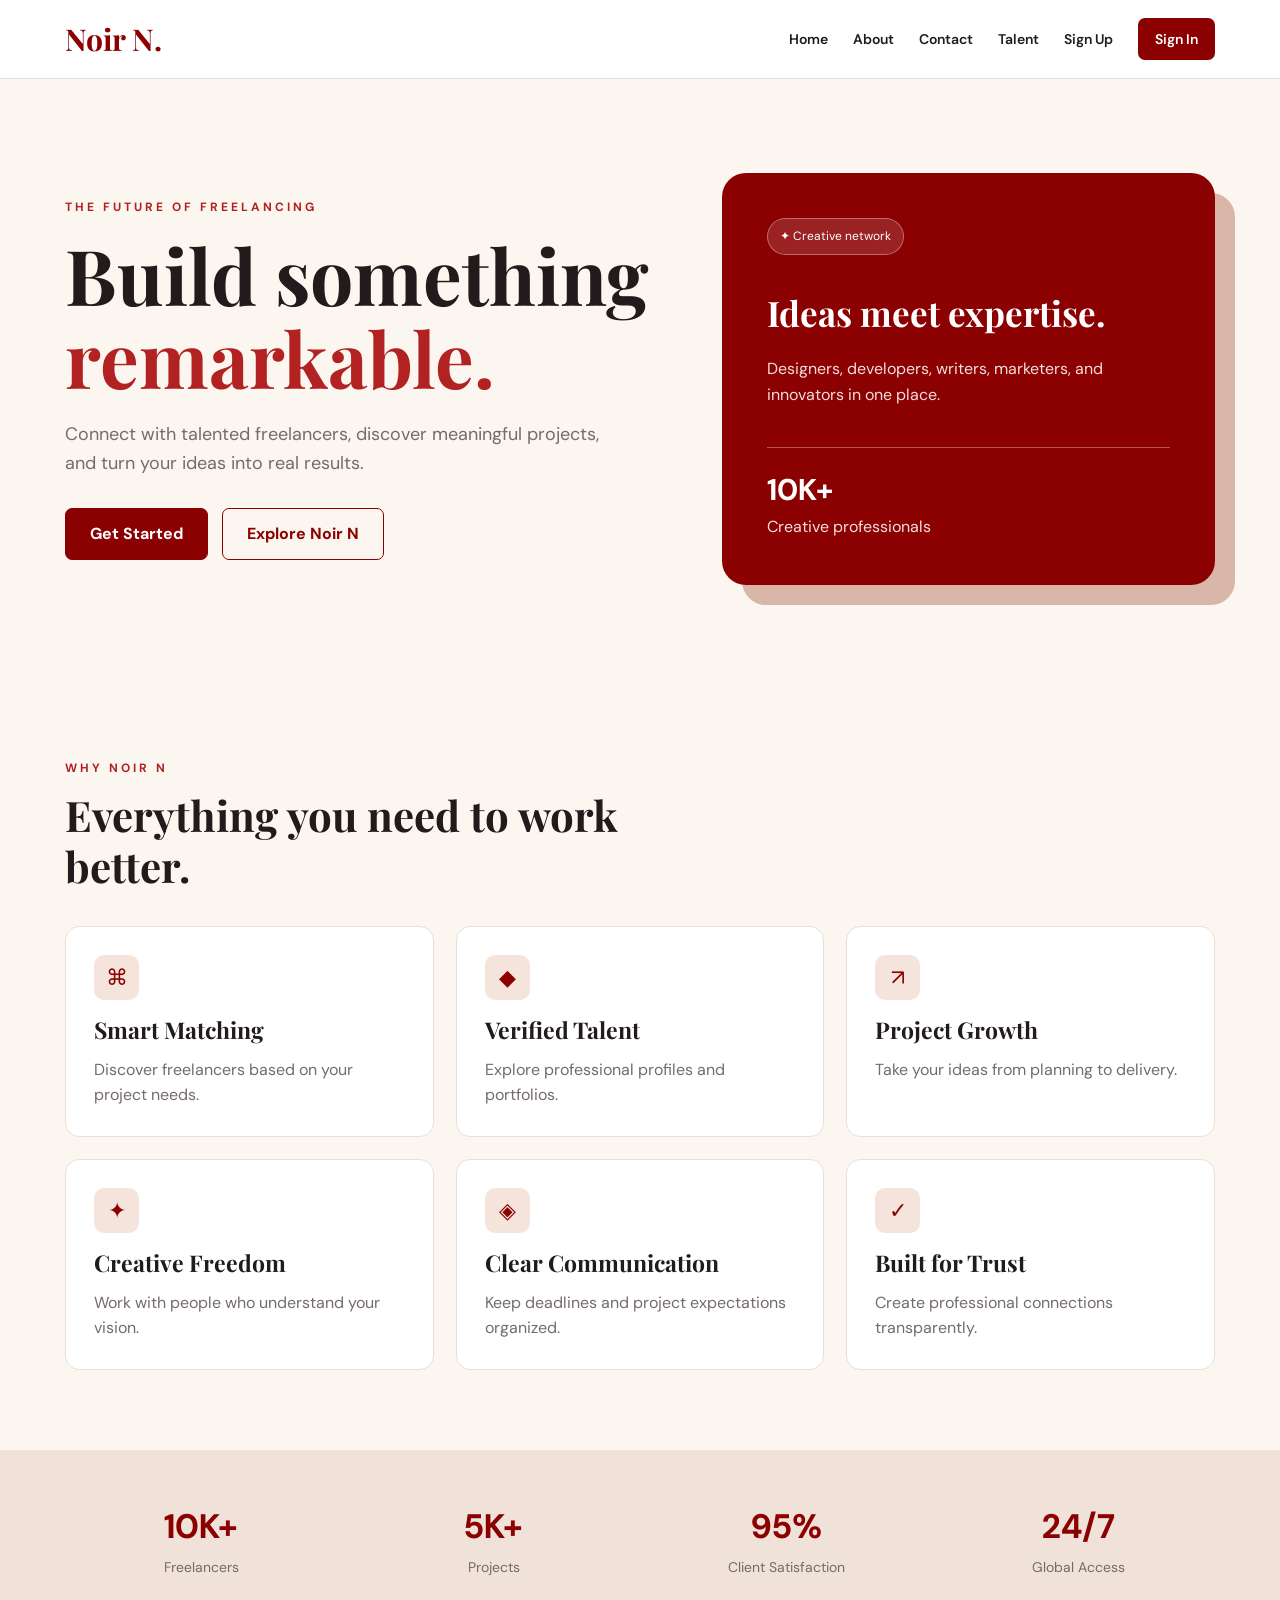
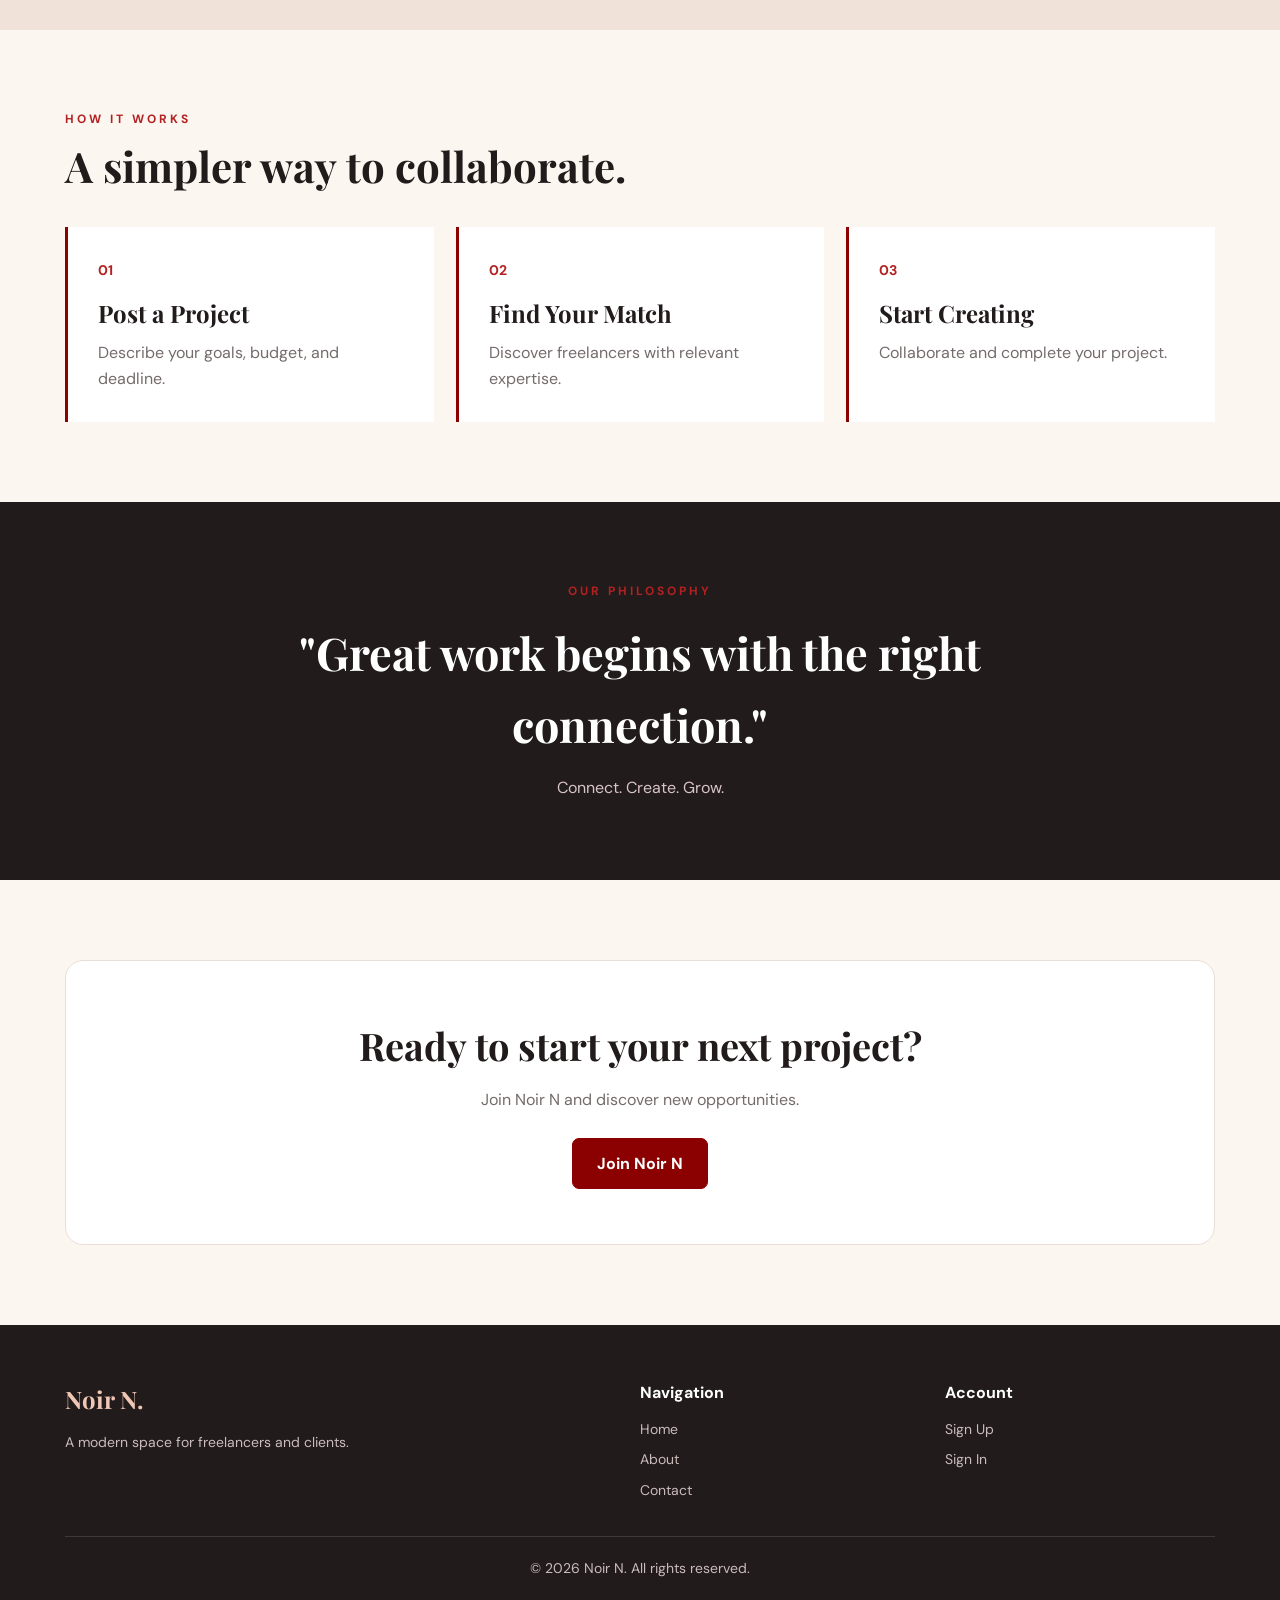
<file: index.html>
<!DOCTYPE html>
<html lang="en">
<head>
    <meta charset="UTF-8">
    <meta name="viewport" content="width=device-width, initial-scale=1.0">
    <title>Noir N | Freelance Platform</title>
    <link rel="stylesheet" href="css/style.css">
    <link rel="stylesheet" href="css/home.css">
</head>
<body>

<header class="navbar">
    <div class="container nav-container">
        <a href="index.html" class="logo">Noir N.</a>

        <nav class="nav-links">
            <a href="index.html">Home</a>
            <a href="about.html">About</a>
            <a href="contact.html">Contact</a>
            <a href="lab04.html">Talent</a>
            <a href="signup.html">Sign Up</a>
            <a href="signin.html" class="nav-button">Sign In</a>
        </nav>
    </div>
</header>

<main>

<section class="hero container">
    <div class="hero-content">
        <p class="eyebrow">THE FUTURE OF FREELANCING</p>

        <h1>Build something <span>remarkable.</span></h1>

        <p>
            Connect with talented freelancers, discover meaningful
            projects, and turn your ideas into real results.
        </p>

        <div class="hero-actions">
            <a href="signup.html" class="btn btn-primary">Get Started</a>
            <a href="about.html" class="btn btn-outline">Explore Noir N</a>
        </div>
    </div>

    <div class="hero-card">
        <span class="floating-badge">✦ Creative network</span>
        <h2>Ideas meet expertise.</h2>
        <p>
            Designers, developers, writers, marketers,
            and innovators in one place.
        </p>

        <div class="mini-stat">
            <strong>10K+</strong>
            <span>Creative professionals</span>
        </div>
    </div>
</section>

<section class="section">
    <div class="container">
        <div class="section-heading">
            <p class="eyebrow">WHY NOIR N</p>
            <h2>Everything you need to work better.</h2>
        </div>

        <div class="grid grid-3">

            <article class="feature-card">
                <span class="icon">⌘</span>
                <h3>Smart Matching</h3>
                <p>Discover freelancers based on your project needs.</p>
            </article>

            <article class="feature-card">
                <span class="icon">◆</span>
                <h3>Verified Talent</h3>
                <p>Explore professional profiles and portfolios.</p>
            </article>

            <article class="feature-card">
                <span class="icon">↗</span>
                <h3>Project Growth</h3>
                <p>Take your ideas from planning to delivery.</p>
            </article>

            <article class="feature-card">
                <span class="icon">✦</span>
                <h3>Creative Freedom</h3>
                <p>Work with people who understand your vision.</p>
            </article>

            <article class="feature-card">
                <span class="icon">◈</span>
                <h3>Clear Communication</h3>
                <p>Keep deadlines and project expectations organized.</p>
            </article>

            <article class="feature-card">
                <span class="icon">✓</span>
                <h3>Built for Trust</h3>
                <p>Create professional connections transparently.</p>
            </article>

        </div>
    </div>
</section>

<section class="stats-section">
    <div class="container stats-grid">
        <div><strong>10K+</strong><span>Freelancers</span></div>
        <div><strong>5K+</strong><span>Projects</span></div>
        <div><strong>95%</strong><span>Client Satisfaction</span></div>
        <div><strong>24/7</strong><span>Global Access</span></div>
    </div>
</section>

<section class="section">
    <div class="container">
        <div class="section-heading">
            <p class="eyebrow">HOW IT WORKS</p>
            <h2>A simpler way to collaborate.</h2>
        </div>

        <div class="steps">

            <div class="step-card">
                <span>01</span>
                <h3>Post a Project</h3>
                <p>Describe your goals, budget, and deadline.</p>
            </div>

            <div class="step-card">
                <span>02</span>
                <h3>Find Your Match</h3>
                <p>Discover freelancers with relevant expertise.</p>
            </div>

            <div class="step-card">
                <span>03</span>
                <h3>Start Creating</h3>
                <p>Collaborate and complete your project.</p>
            </div>

        </div>
    </div>
</section>

<section class="section dark-section">
    <div class="container testimonial">
        <p class="eyebrow">OUR PHILOSOPHY</p>
        <h2>"Great work begins with the right connection."</h2>
        <p>Connect. Create. Grow.</p>
    </div>
</section>

<section class="section">
    <div class="container cta-section">
        <h2>Ready to start your next project?</h2>
        <p>Join Noir N and discover new opportunities.</p>
        <a href="signup.html" class="btn btn-primary">Join Noir N</a>
    </div>
</section>

</main>

<footer class="footer">
    <div class="container">
        <div class="footer-grid">

            <div>
                <h3>Noir N.</h3>
                <p>A modern space for freelancers and clients.</p>
            </div>

            <div>
                <h4>Navigation</h4>
                <div class="footer-links">
                    <a href="index.html">Home</a>
                    <a href="about.html">About</a>
                    <a href="contact.html">Contact</a>
                </div>
            </div>

            <div>
                <h4>Account</h4>
                <div class="footer-links">
                    <a href="signup.html">Sign Up</a>
                    <a href="signin.html">Sign In</a>
                </div>
            </div>

        </div>

        <div class="footer-bottom">
            <p>&copy; 2026 Noir N. All rights reserved.</p>
        </div>
    </div>
</footer>

</body>
</html>
</file>
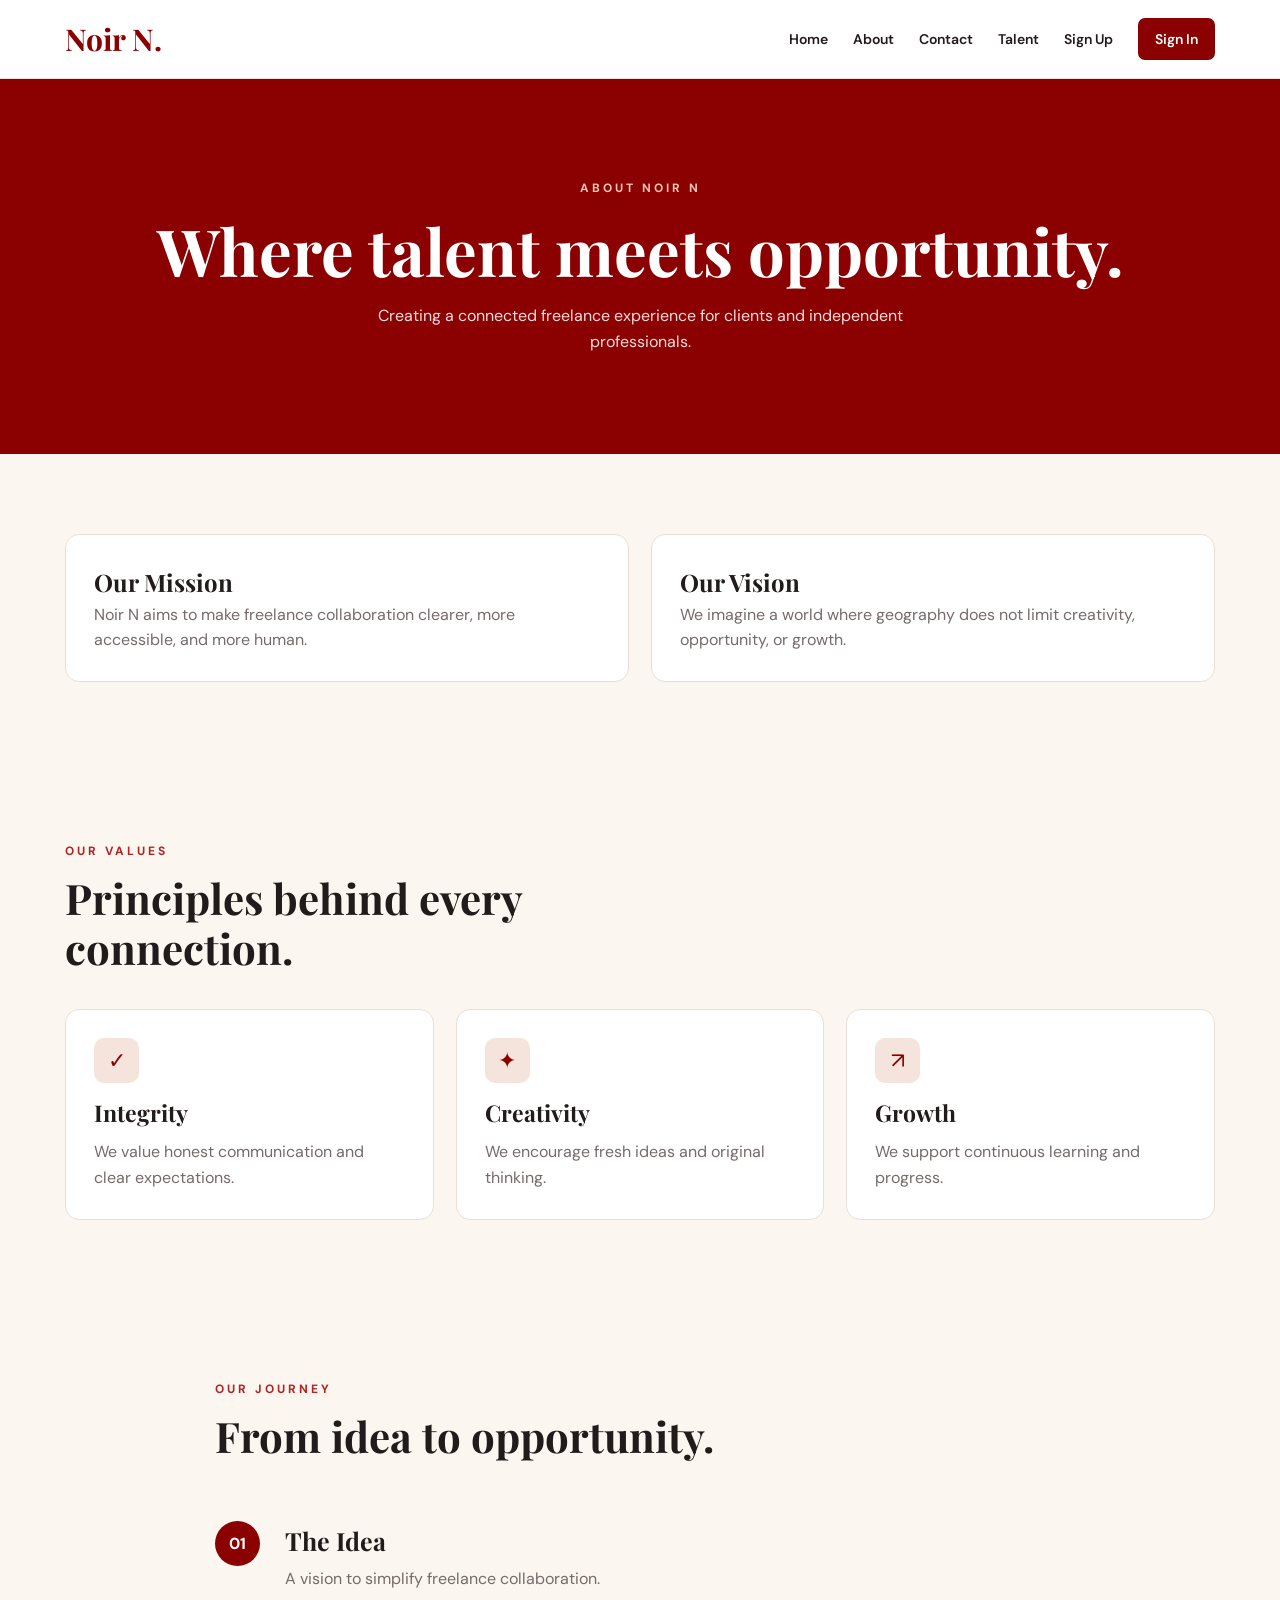
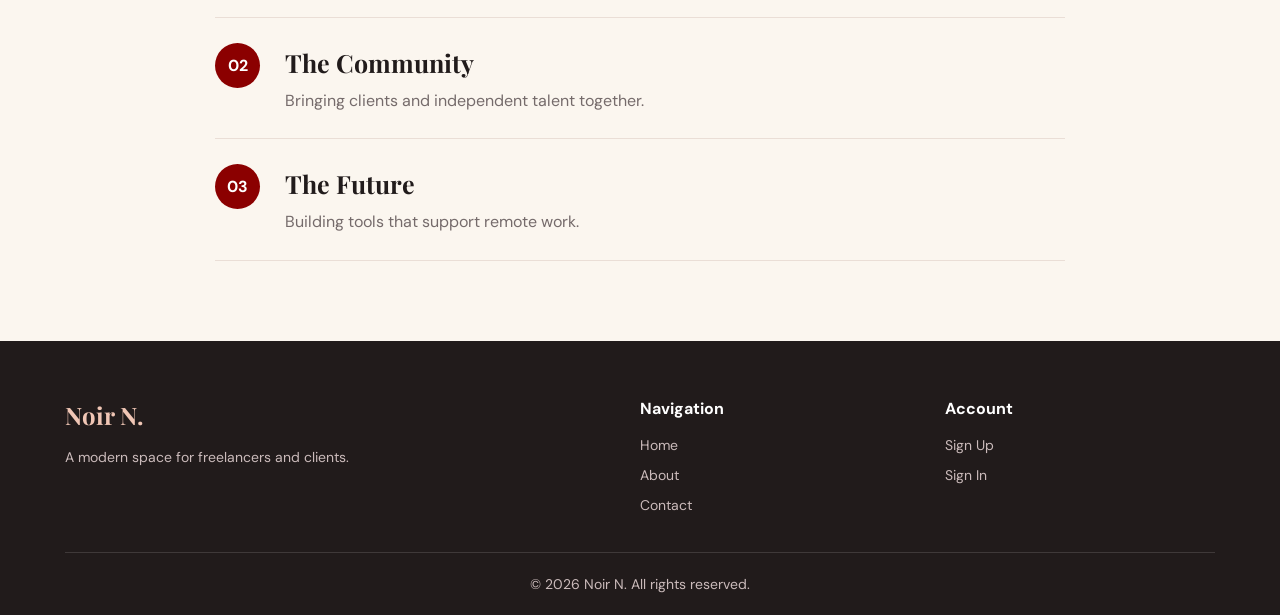
<file: about.html>
<!DOCTYPE html>
<html lang="en">
<head>
    <meta charset="UTF-8">
    <meta name="viewport" content="width=device-width, initial-scale=1.0">
    <title>About | Noir N</title>
    <link rel="stylesheet" href="css/style.css">
    <link rel="stylesheet" href="css/about.css">
</head>
<body>

<header class="navbar">
    <div class="container nav-container">
        <a href="index.html" class="logo">Noir N.</a>

        <nav class="nav-links">
            <a href="index.html">Home</a>
            <a href="about.html">About</a>
            <a href="contact.html">Contact</a>
            <a href="lab04.html">Talent</a>
            <a href="signup.html">Sign Up</a>
            <a href="signin.html" class="nav-button">Sign In</a>
        </nav>
    </div>
</header>

<main>

<section class="page-banner">
    <div class="container">
        <p class="eyebrow">ABOUT NOIR N</p>
        <h1>Where talent meets opportunity.</h1>
        <p>
            Creating a connected freelance experience
            for clients and independent professionals.
        </p>
    </div>
</section>

<section class="section">
    <div class="container grid grid-2">

        <article class="info-card">
            <h2>Our Mission</h2>
            <p>
                Noir N aims to make freelance collaboration
                clearer, more accessible, and more human.
            </p>
        </article>

        <article class="info-card">
            <h2>Our Vision</h2>
            <p>
                We imagine a world where geography does not
                limit creativity, opportunity, or growth.
            </p>
        </article>

    </div>
</section>

<section class="section">
    <div class="container">

        <div class="section-heading">
            <p class="eyebrow">OUR VALUES</p>
            <h2>Principles behind every connection.</h2>
        </div>

        <div class="grid grid-3">

            <article class="feature-card">
                <span class="icon">✓</span>
                <h3>Integrity</h3>
                <p>We value honest communication and clear expectations.</p>
            </article>

            <article class="feature-card">
                <span class="icon">✦</span>
                <h3>Creativity</h3>
                <p>We encourage fresh ideas and original thinking.</p>
            </article>

            <article class="feature-card">
                <span class="icon">↗</span>
                <h3>Growth</h3>
                <p>We support continuous learning and progress.</p>
            </article>

        </div>
    </div>
</section>

<section class="section">
    <div class="container timeline">

        <div class="section-heading">
            <p class="eyebrow">OUR JOURNEY</p>
            <h2>From idea to opportunity.</h2>
        </div>

        <div class="timeline-item">
            <span>01</span>
            <div>
                <h3>The Idea</h3>
                <p>A vision to simplify freelance collaboration.</p>
            </div>
        </div>

        <div class="timeline-item">
            <span>02</span>
            <div>
                <h3>The Community</h3>
                <p>Bringing clients and independent talent together.</p>
            </div>
        </div>

        <div class="timeline-item">
            <span>03</span>
            <div>
                <h3>The Future</h3>
                <p>Building tools that support remote work.</p>
            </div>
        </div>

    </div>
</section>

</main>

<footer class="footer">
    <div class="container">
        <div class="footer-grid">
            <div>
                <h3>Noir N.</h3>
                <p>A modern space for freelancers and clients.</p>
            </div>

            <div>
                <h4>Navigation</h4>
                <div class="footer-links">
                    <a href="index.html">Home</a>
                    <a href="about.html">About</a>
                    <a href="contact.html">Contact</a>
                </div>
            </div>

            <div>
                <h4>Account</h4>
                <div class="footer-links">
                    <a href="signup.html">Sign Up</a>
                    <a href="signin.html">Sign In</a>
                </div>
            </div>
        </div>

        <div class="footer-bottom">
            <p>&copy; 2026 Noir N. All rights reserved.</p>
        </div>
    </div>
</footer>

</body>
</html>
</file>
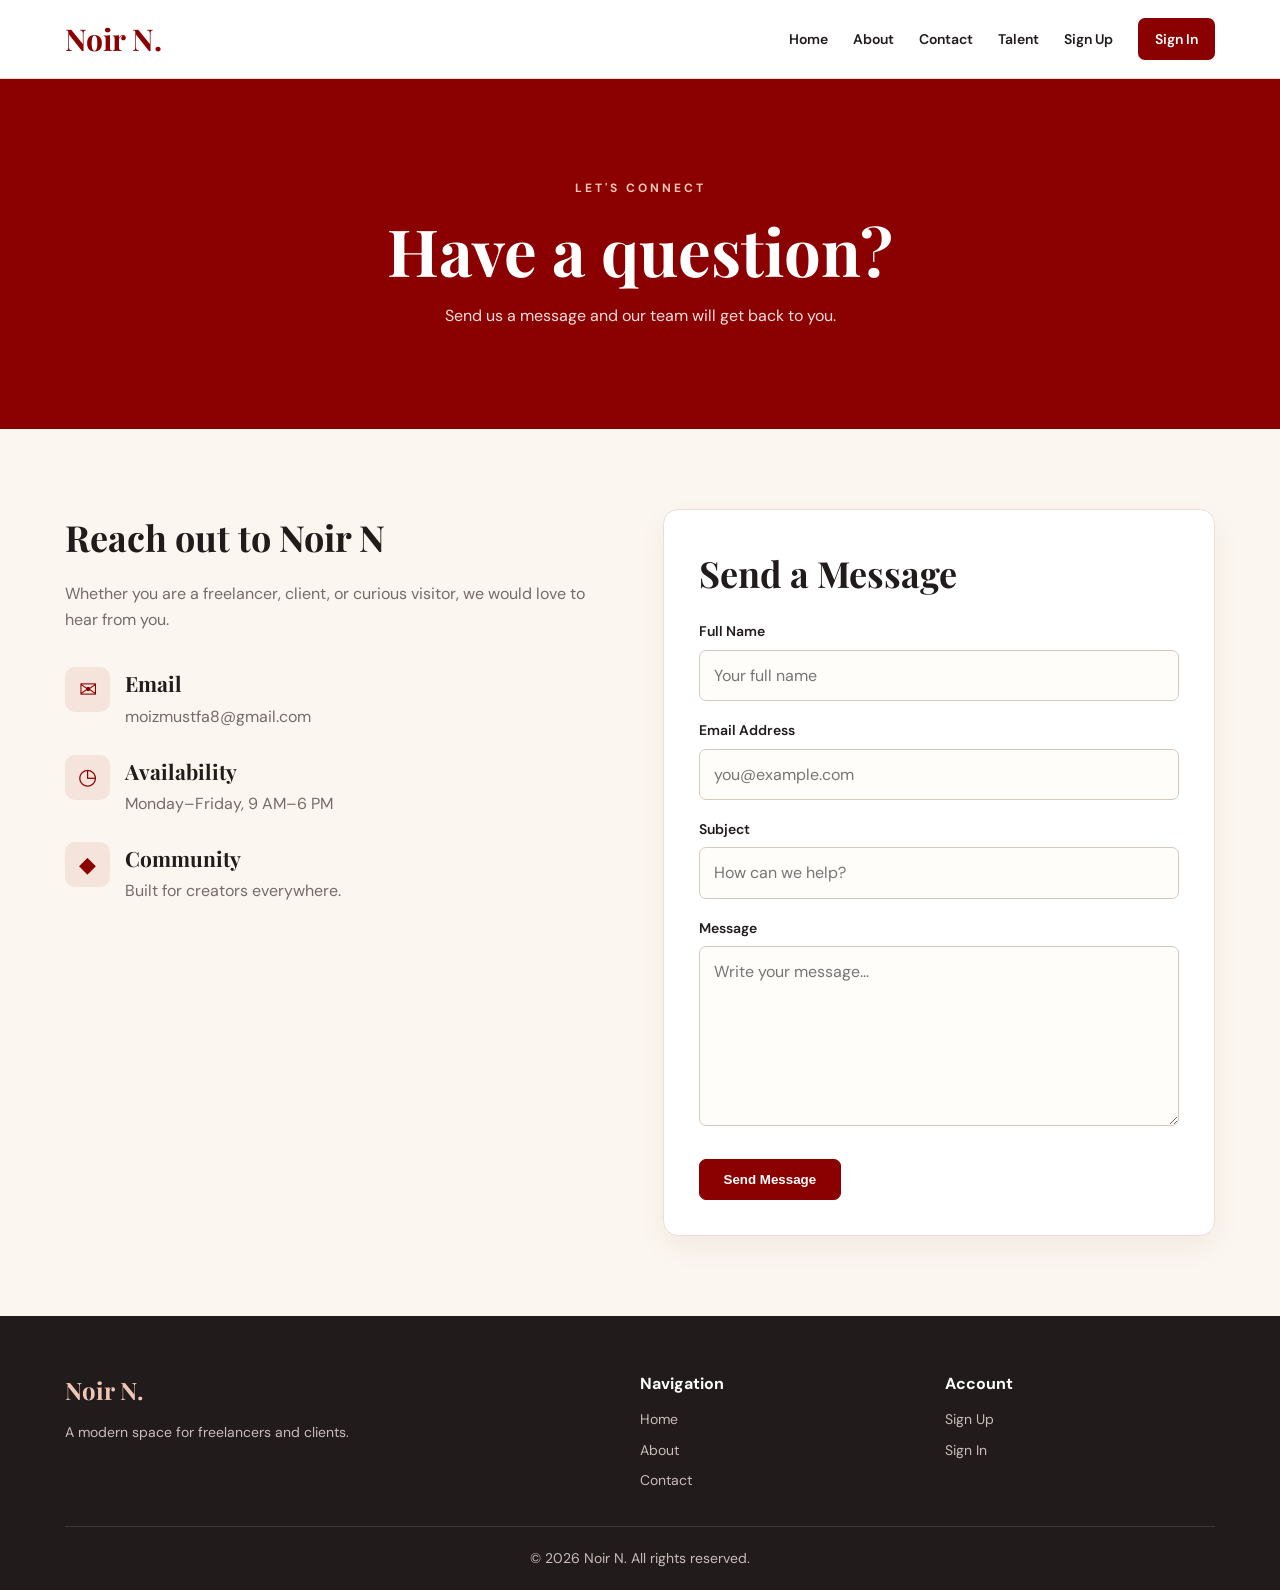
<file: contact.html>
<!DOCTYPE html>
<html lang="en">
<head>
    <meta charset="UTF-8">
    <meta name="viewport" content="width=device-width, initial-scale=1.0">
    <title>Contact | Noir N</title>
    <link rel="stylesheet" href="css/style.css">
    <link rel="stylesheet" href="css/contact.css">
</head>
<body>

<header class="navbar">
    <div class="container nav-container">
        <a href="index.html" class="logo">Noir N.</a>

        <nav class="nav-links">
            <a href="index.html">Home</a>
            <a href="about.html">About</a>
            <a href="contact.html">Contact</a>
            <a href="lab04.html">Talent</a>
            <a href="signup.html">Sign Up</a>
            <a href="signin.html" class="nav-button">Sign In</a>
        </nav>
    </div>
</header>

<main>

<section class="page-banner">
    <div class="container">
        <p class="eyebrow">LET'S CONNECT</p>
        <h1>Have a question?</h1>
        <p>Send us a message and our team will get back to you.</p>
    </div>
</section>

<section class="section">
    <div class="container contact-layout">

        <div class="contact-info">
            <h2>Reach out to Noir N</h2>
            <p>
                Whether you are a freelancer, client, or
                curious visitor, we would love to hear from you.
            </p>

            <div class="contact-detail">
                <span class="icon">✉</span>
                <div>
                    <h3>Email</h3>
                    <p>moizmustfa8@gmail.com</p>
                </div>
            </div>

            <div class="contact-detail">
                <span class="icon">◷</span>
                <div>
                    <h3>Availability</h3>
                    <p>Monday–Friday, 9 AM–6 PM</p>
                </div>
            </div>

            <div class="contact-detail">
                <span class="icon">◆</span>
                <div>
                    <h3>Community</h3>
                    <p>Built for creators everywhere.</p>
                </div>
            </div>
        </div>

        <form
            class="form-card"
            action="https://formspree.io/f/xwlpvjqy"
            method="POST"
        >

            <h2>Send a Message</h2>

            <label for="name">Full Name</label>
            <input
                type="text"
                id="name"
                name="name"
                placeholder="Your full name"
                minlength="2"
                required
            >

            <label for="email">Email Address</label>
            <input
                type="email"
                id="email"
                name="email"
                placeholder="you@example.com"
                required
            >

            <label for="subject">Subject</label>
            <input
                type="text"
                id="subject"
                name="subject"
                placeholder="How can we help?"
                required
            >

            <label for="message">Message</label>
            <textarea
                id="message"
                name="message"
                rows="6"
                minlength="10"
                placeholder="Write your message..."
                required
            ></textarea>

            <button class="btn btn-primary" type="submit">
                Send Message
            </button>

        </form>

    </div>
</section>

</main>

<footer class="footer">
    <div class="container">
        <div class="footer-grid">
            <div>
                <h3>Noir N.</h3>
                <p>A modern space for freelancers and clients.</p>
            </div>

            <div>
                <h4>Navigation</h4>
                <div class="footer-links">
                    <a href="index.html">Home</a>
                    <a href="about.html">About</a>
                    <a href="contact.html">Contact</a>
                </div>
            </div>

            <div>
                <h4>Account</h4>
                <div class="footer-links">
                    <a href="signup.html">Sign Up</a>
                    <a href="signin.html">Sign In</a>
                </div>
            </div>
        </div>

        <div class="footer-bottom">
            <p>&copy; 2026 Noir N. All rights reserved.</p>
        </div>
    </div>
</footer>

</body>
</html>
</file>
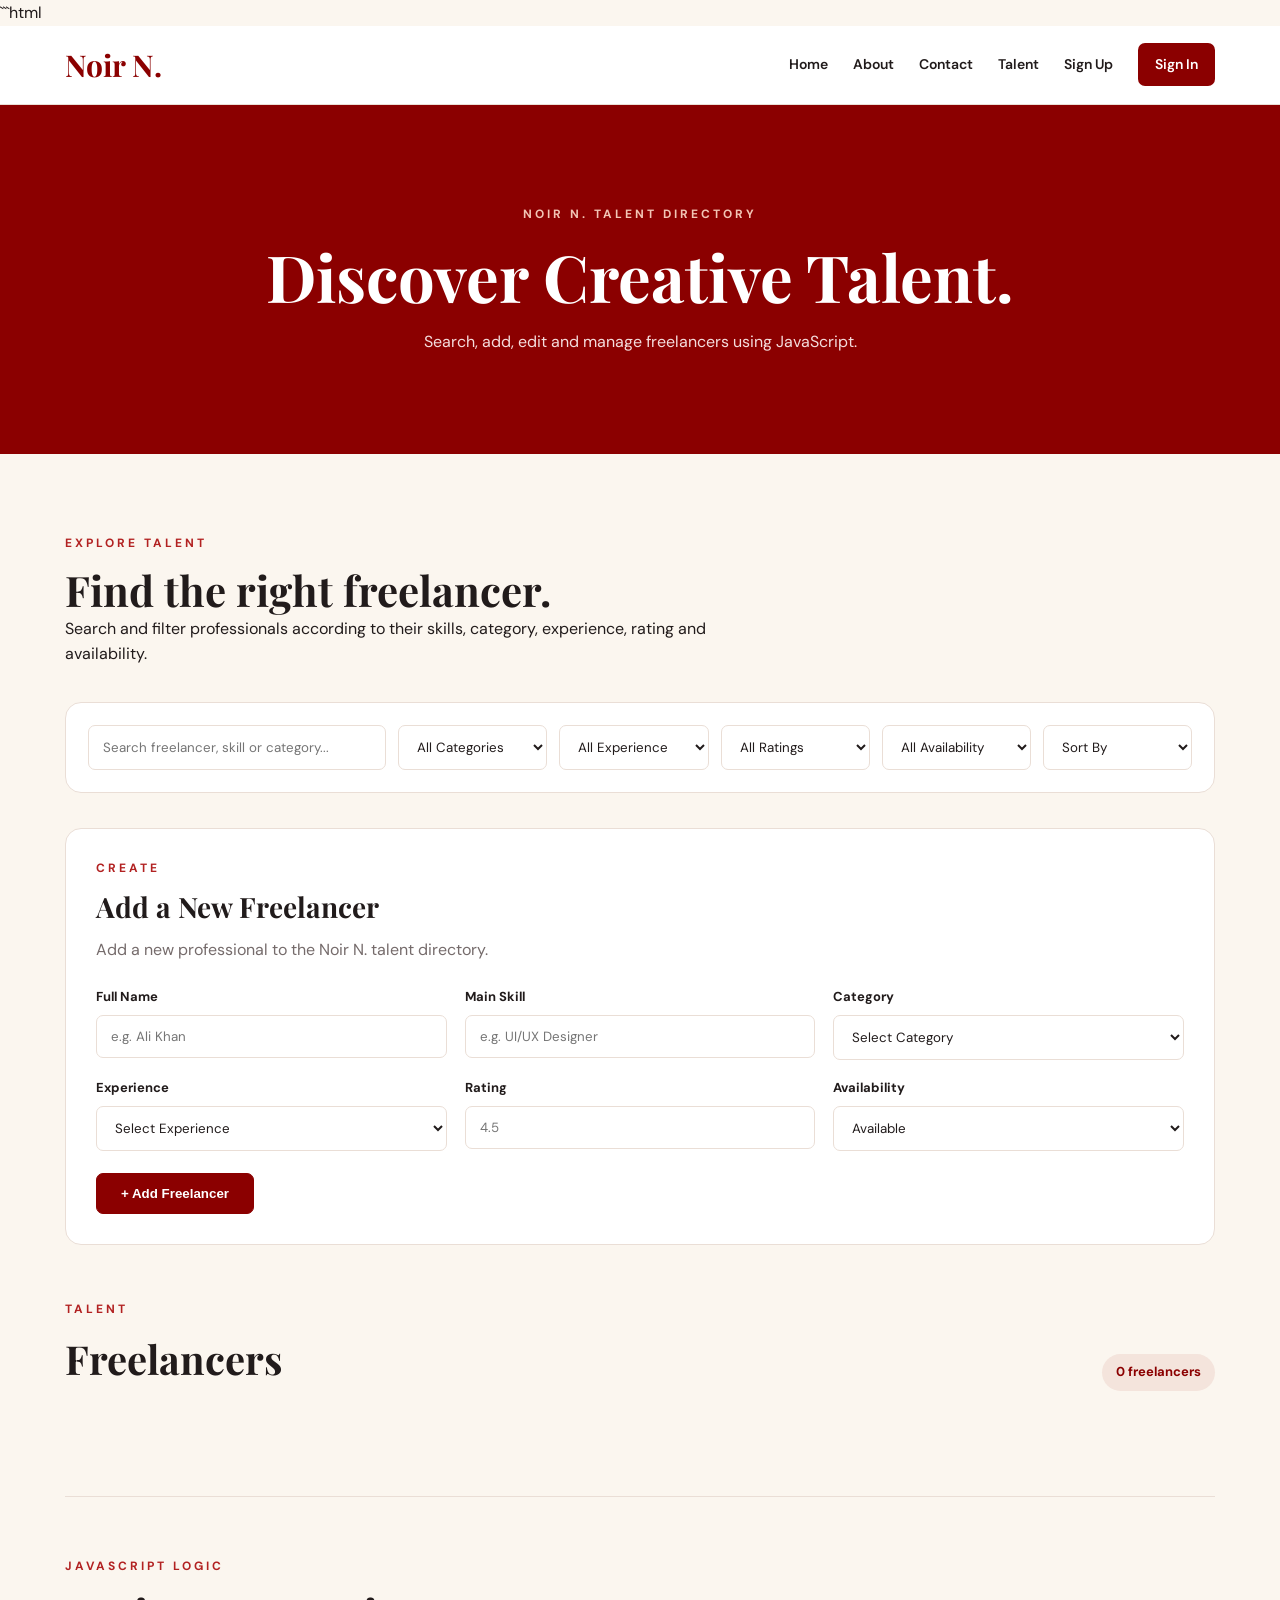
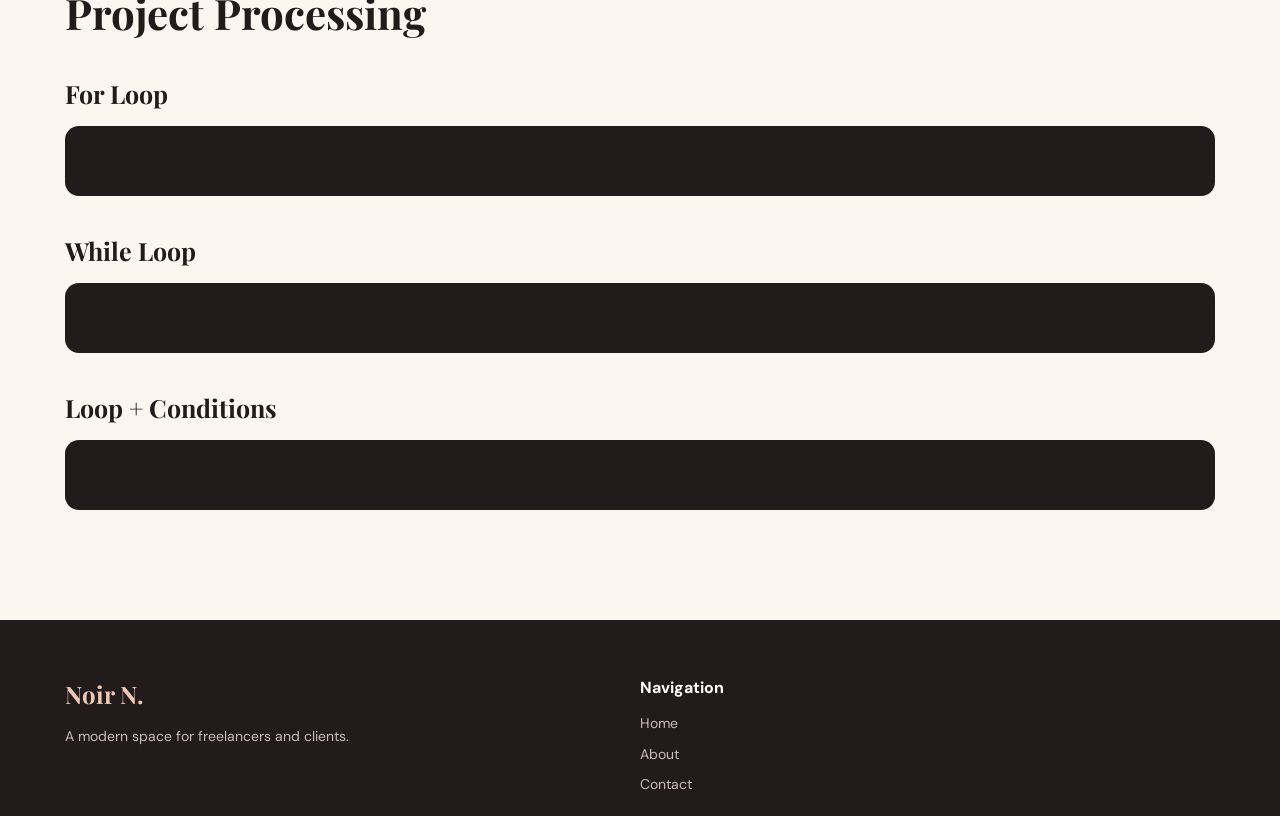
<file: lab04.html>
```html
<!DOCTYPE html>
<html lang="en">

<head>
    <meta charset="UTF-8">
    <meta name="viewport" content="width=device-width, initial-scale=1.0">

    <title>Noir N. | Talent Directory</title>

    <!-- Existing website theme -->
    <link rel="stylesheet" href="css/style.css">

    <!-- Lab 04 CSS -->
    <link rel="stylesheet" href="css/lab04.css">
</head>

<body>

    <!-- NAVBAR -->
    <header class="navbar">
        <div class="container nav-container">

            <a href="index.html" class="logo">Noir N.</a>

            <nav class="nav-links">
                <a href="index.html">Home</a>
                <a href="about.html">About</a>
                <a href="contact.html">Contact</a>
                <a href="lab04.html">Talent</a>
                <a href="signup.html">Sign Up</a>
                <a href="signin.html" class="nav-button">Sign In</a>
            </nav>

        </div>
    </header>


    <main>

        <!-- PAGE HEADER -->
        <section class="page-banner">
            <div class="container">

                <p class="eyebrow">NOIR N. TALENT DIRECTORY</p>

                <h1>Discover Creative Talent.</h1>

                <p>
                    Search, add, edit and manage freelancers
                    using JavaScript.
                </p>

            </div>
        </section>


        <!-- TALENT SECTION -->
        <section class="section">

            <div class="container">

                <div class="section-heading">

                    <p class="eyebrow">EXPLORE TALENT</p>

                    <h2>Find the right freelancer.</h2>

                    <p>
                        Search and filter professionals according
                        to their skills, category, experience,
                        rating and availability.
                    </p>

                </div>


                <!-- SEARCH + FILTERS -->
                <div class="search-panel">

                    <input
                        type="text"
                        id="searchInput"
                        placeholder="Search freelancer, skill or category..."
                    >

                    <select id="categoryFilter">

                        <option value="all">
                            All Categories
                        </option>

                        <option value="Design">
                            Design
                        </option>

                        <option value="Development">
                            Development
                        </option>

                        <option value="Writing">
                            Writing
                        </option>

                        <option value="Marketing">
                            Marketing
                        </option>

                        <option value="Video">
                            Video
                        </option>

                    </select>


                    <select id="experienceFilter">

                        <option value="all">
                            All Experience
                        </option>

                        <option value="Beginner">
                            Beginner
                        </option>

                        <option value="Intermediate">
                            Intermediate
                        </option>

                        <option value="Expert">
                            Expert
                        </option>

                    </select>


                    <select id="ratingFilter">

                        <option value="all">
                            All Ratings
                        </option>

                        <option value="5">
                            5 Stars
                        </option>

                        <option value="4">
                            4+ Stars
                        </option>

                        <option value="3">
                            3+ Stars
                        </option>

                    </select>


                    <select id="availabilityFilter">

                        <option value="all">
                            All Availability
                        </option>

                        <option value="Available">
                            Available
                        </option>

                        <option value="Busy">
                            Busy
                        </option>

                    </select>


                    <select id="sortFilter">

                        <option value="default">
                            Sort By
                        </option>

                        <option value="ratingHigh">
                            Highest Rating
                        </option>

                        <option value="ratingLow">
                            Lowest Rating
                        </option>

                        <option value="nameAZ">
                            Name A-Z
                        </option>

                        <option value="nameZA">
                            Name Z-A
                        </option>

                    </select>

                </div>


                <!-- ADD FREELANCER -->
                <div class="add-box">

                    <p class="eyebrow">CREATE</p>

                    <h3>Add a New Freelancer</h3>

                    <p>
                        Add a new professional to the Noir N.
                        talent directory.
                    </p>


                    <form id="freelancerForm">

                        <div class="form-grid">

                            <div class="form-group">

                                <label for="name">
                                    Full Name
                                </label>

                                <input
                                    type="text"
                                    id="name"
                                    placeholder="e.g. Ali Khan"
                                    required
                                >

                            </div>


                            <div class="form-group">

                                <label for="skill">
                                    Main Skill
                                </label>

                                <input
                                    type="text"
                                    id="skill"
                                    placeholder="e.g. UI/UX Designer"
                                    required
                                >

                            </div>


                            <div class="form-group">

                                <label for="category">
                                    Category
                                </label>

                                <select id="category" required>

                                    <option value="">
                                        Select Category
                                    </option>

                                    <option value="Design">
                                        Design
                                    </option>

                                    <option value="Development">
                                        Development
                                    </option>

                                    <option value="Writing">
                                        Writing
                                    </option>

                                    <option value="Marketing">
                                        Marketing
                                    </option>

                                    <option value="Video">
                                        Video
                                    </option>

                                </select>

                            </div>


                            <div class="form-group">

                                <label for="experience">
                                    Experience
                                </label>

                                <select id="experience" required>

                                    <option value="">
                                        Select Experience
                                    </option>

                                    <option value="Beginner">
                                        Beginner
                                    </option>

                                    <option value="Intermediate">
                                        Intermediate
                                    </option>

                                    <option value="Expert">
                                        Expert
                                    </option>

                                </select>

                            </div>


                            <div class="form-group">

                                <label for="rating">
                                    Rating
                                </label>

                                <input
                                    type="number"
                                    id="rating"
                                    min="1"
                                    max="5"
                                    step="0.1"
                                    placeholder="4.5"
                                    required
                                >

                            </div>


                            <div class="form-group">

                                <label for="availability">
                                    Availability
                                </label>

                                <select
                                    id="availability"
                                    required
                                >

                                    <option value="Available">
                                        Available
                                    </option>

                                    <option value="Busy">
                                        Busy
                                    </option>

                                </select>

                            </div>

                        </div>


                        <button
                            type="submit"
                            class="btn btn-primary"
                        >
                            + Add Freelancer
                        </button>

                    </form>

                </div>


                <!-- FREELANCER LIST -->
                <div class="directory-header">

                    <div>

                        <p class="eyebrow">
                            TALENT
                        </p>

                        <h2>
                            Freelancers
                        </h2>

                    </div>

                    <span id="resultCount">
                        0 freelancers
                    </span>

                </div>


                <div
                    id="freelancerContainer"
                    class="freelancer-grid"
                ></div>


                <div
                    id="emptyMessage"
                    class="empty-message"
                    style="display: none;"
                >

                    <h3>
                        No freelancers found.
                    </h3>

                    <p>
                        Try changing your search or filters.
                    </p>

                </div>


                <!-- LOOP / CONDITION OUTPUT -->
                <div class="logic-section">

                    <div class="section-heading">

                        <p class="eyebrow">
                            JAVASCRIPT LOGIC
                        </p>

                        <h2>
                            Project Processing
                        </h2>

                    </div>


                    <div class="logic-title">
                        <h3>For Loop</h3>
                    </div>

                    <div
                        id="forLoopOutput"
                        class="logic-box"
                    ></div>


                    <div class="logic-title">
                        <h3>While Loop</h3>
                    </div>

                    <div
                        id="whileLoopOutput"
                        class="logic-box"
                    ></div>


                    <div class="logic-title">
                        <h3>Loop + Conditions</h3>
                    </div>

                    <div
                        id="conditionOutput"
                        class="logic-box"
                    ></div>

                </div>

            </div>

        </section>

    </main>


    <!-- EDIT MODAL -->
    <div
        id="editModal"
        class="modal"
    >

        <div class="modal-content">

            <div class="modal-header">

                <div>

                    <p class="eyebrow">
                        EDIT PROFILE
                    </p>

                    <h2>
                        Update Freelancer
                    </h2>

                </div>

                <button
                    type="button"
                    id="closeModal"
                    class="close-btn"
                >
                    &times;
                </button>

            </div>


            <form id="editForm">

                <input
                    type="hidden"
                    id="editId"
                >


                <div class="form-group">

                    <label for="editName">
                        Full Name
                    </label>

                    <input
                        type="text"
                        id="editName"
                        required
                    >

                </div>


                <div class="form-group">

                    <label for="editSkill">
                        Main Skill
                    </label>

                    <input
                        type="text"
                        id="editSkill"
                        required
                    >

                </div>


                <div class="form-group">

                    <label for="editCategory">
                        Category
                    </label>

                    <select
                        id="editCategory"
                        required
                    >

                        <option value="Design">
                            Design
                        </option>

                        <option value="Development">
                            Development
                        </option>

                        <option value="Writing">
                            Writing
                        </option>

                        <option value="Marketing">
                            Marketing
                        </option>

                        <option value="Video">
                            Video
                        </option>

                    </select>

                </div>


                <div class="form-group">

                    <label for="editExperience">
                        Experience
                    </label>

                    <select
                        id="editExperience"
                        required
                    >

                        <option value="Beginner">
                            Beginner
                        </option>

                        <option value="Intermediate">
                            Intermediate
                        </option>

                        <option value="Expert">
                            Expert
                        </option>

                    </select>

                </div>


                <div class="form-group">

                    <label for="editRating">
                        Rating
                    </label>

                    <input
                        type="number"
                        id="editRating"
                        min="1"
                        max="5"
                        step="0.1"
                        required
                    >

                </div>


                <div class="form-group">

                    <label for="editAvailability">
                        Availability
                    </label>

                    <select
                        id="editAvailability"
                        required
                    >

                        <option value="Available">
                            Available
                        </option>

                        <option value="Busy">
                            Busy
                        </option>

                    </select>

                </div>


                <div class="modal-actions">

                    <button
                        type="submit"
                        class="btn btn-primary"
                    >
                        Update
                    </button>

                    <button
                        type="button"
                        id="cancelEdit"
                        class="btn btn-outline"
                    >
                        Cancel
                    </button>

                </div>

            </form>

        </div>

    </div>


    <!-- FOOTER -->
    <footer class="footer">

        <div class="container">

            <div class="footer-grid">

                <div>

                    <h3>
                        Noir N.
                    </h3>

                    <p>
                        A modern space for freelancers
                        and clients.
                    </p>

                </div>


                <div>

                    <h4>
                        Navigation
                    </h4>

                    <div class="footer-links">

                        <a href="index.html">
                            Home
                        </a>

                        <a href="about.html">
                            About
                        </a>

                        <a href="contact.html">
                            Contact
                        </a>

                    </div>

                </div>

            </div>

        </div>

    </footer>


    <!-- LAB 04 JAVASCRIPT -->
    <script src="js/lab04.js"></script>

</body>

</html>
</file>
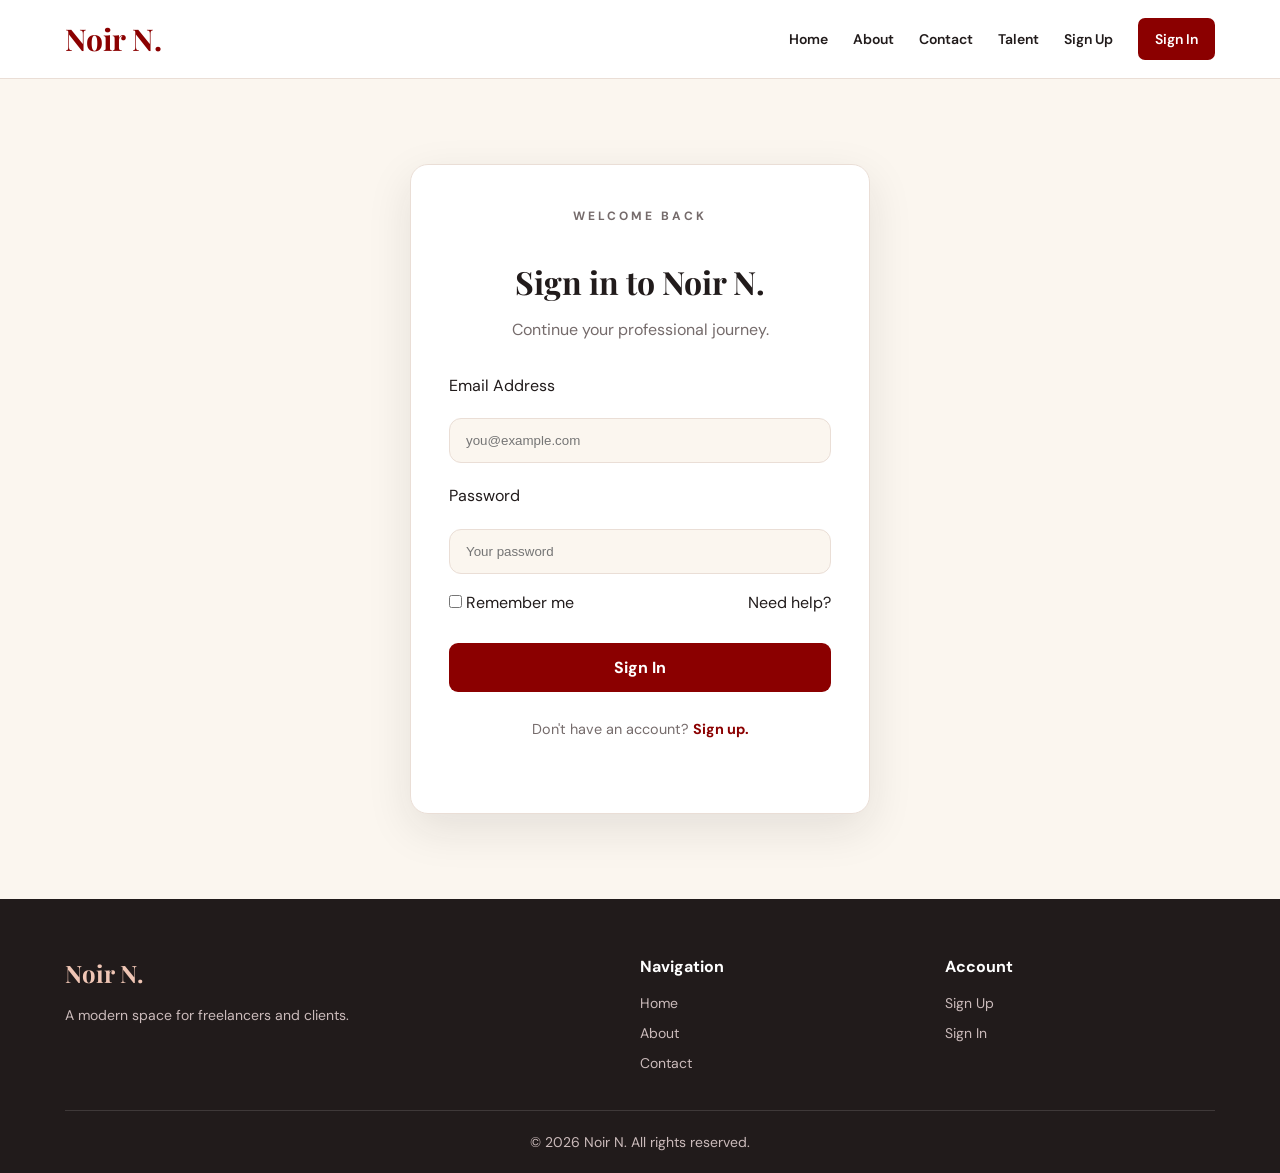
<file: signin.html>
<!DOCTYPE html>
<html lang="en">
<head>
    <meta charset="UTF-8">
    <meta name="viewport" content="width=device-width, initial-scale=1.0">
    <title>Sign In | Noir N</title>
    <link rel="stylesheet" href="css/style.css">
    <link rel="stylesheet" href="css/signin.css">
</head>
<body>

<header class="navbar">
    <div class="container nav-container">
        <a href="index.html" class="logo">Noir N.</a>

        <nav class="nav-links">
            <a href="index.html">Home</a>
            <a href="about.html">About</a>
            <a href="contact.html">Contact</a>
            <a href="lab04.html">Talent</a>
            <a href="signup.html">Sign Up</a>
            <a href="signin.html" class="nav-button">Sign In</a>
        </nav>
    </div>
</header>

<main class="auth-page">

    <div class="auth-card">

        <p class="eyebrow">WELCOME BACK</p>
        <h1>Sign in to Noir N.</h1>
        <p>Continue your professional journey.</p>

        <form action="#" method="post">

            <label for="signin-email">Email Address</label>
            <input
                type="email"
                id="signin-email"
                name="email"
                placeholder="you@example.com"
                required
            >

            <label for="signin-password">Password</label>
            <input
                type="password"
                id="signin-password"
                name="password"
                placeholder="Your password"
                minlength="8"
                required
            >

            <div class="form-row">

                <label class="check-row">
                    <input type="checkbox" name="remember">
                    Remember me
                </label>

                <a href="contact.html">Need help?</a>

            </div>

            <button class="btn btn-primary full" type="submit">
                Sign In
            </button>

        </form>

        <p class="auth-switch">
            Don't have an account?
            <a href="signup.html">Sign up.</a>
        </p>

    </div>

</main>

<footer class="footer">
    <div class="container">
        <div class="footer-grid">
            <div>
                <h3>Noir N.</h3>
                <p>A modern space for freelancers and clients.</p>
            </div>

            <div>
                <h4>Navigation</h4>
                <div class="footer-links">
                    <a href="index.html">Home</a>
                    <a href="about.html">About</a>
                    <a href="contact.html">Contact</a>
                </div>
            </div>

            <div>
                <h4>Account</h4>
                <div class="footer-links">
                    <a href="signup.html">Sign Up</a>
                    <a href="signin.html">Sign In</a>
                </div>
            </div>
        </div>

        <div class="footer-bottom">
            <p>&copy; 2026 Noir N. All rights reserved.</p>
        </div>
    </div>
</footer>

</body>
</html>
</file>
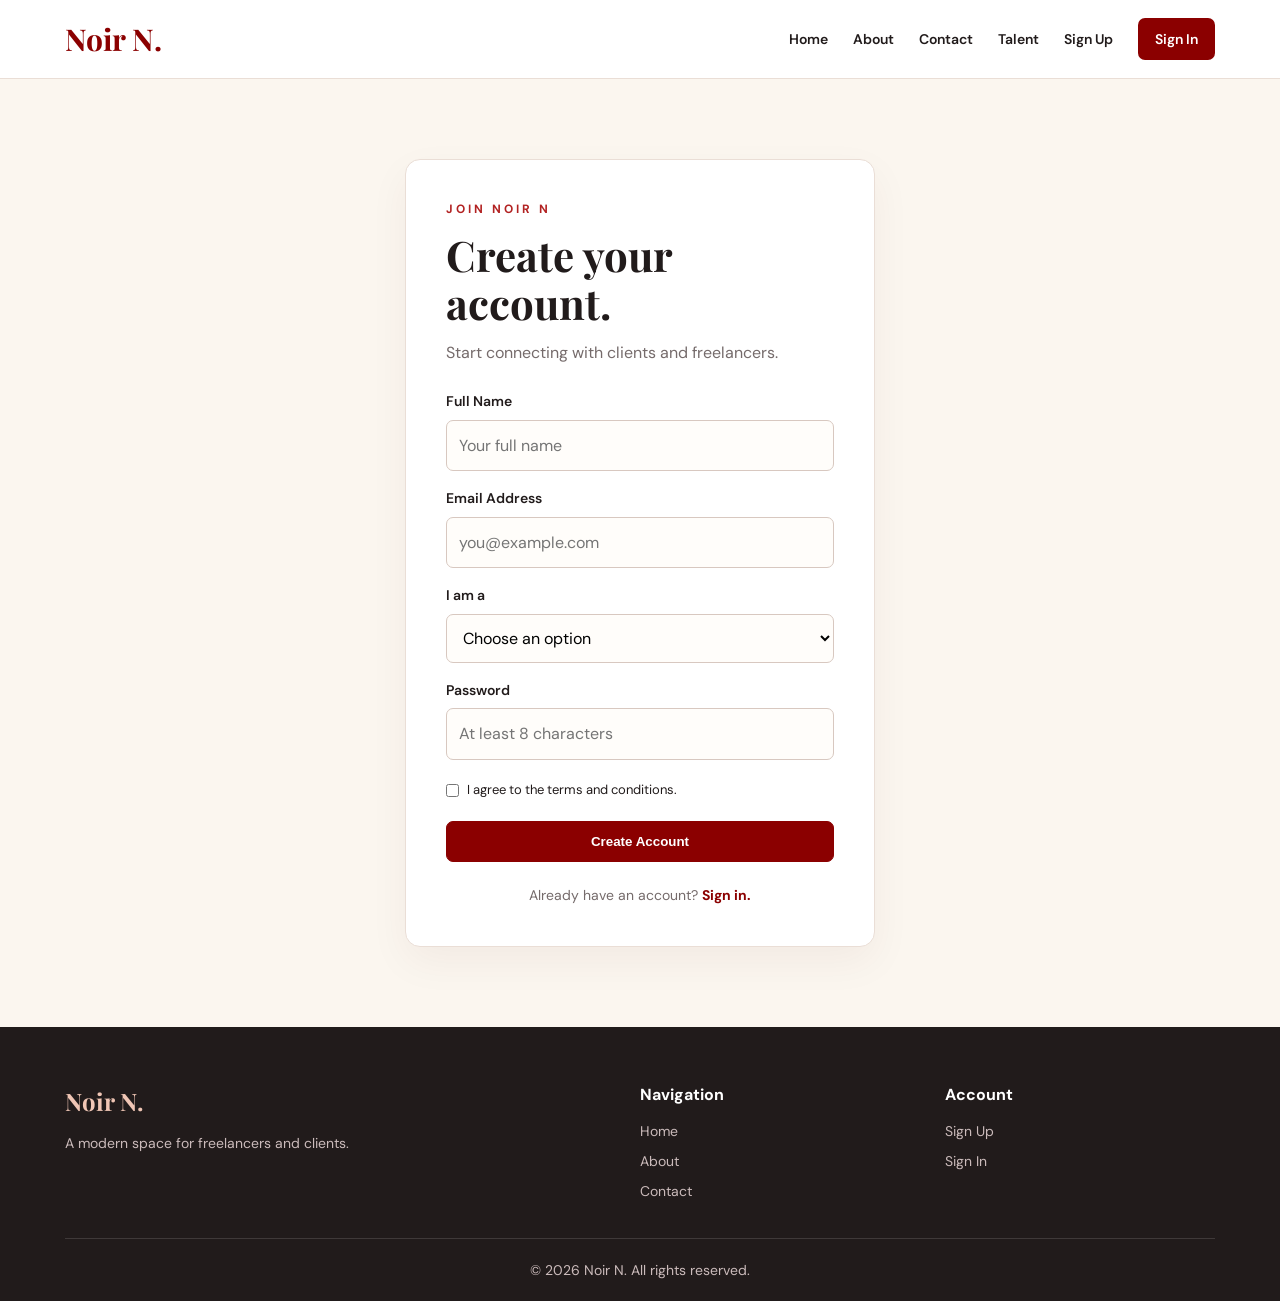
<file: signup.html>
<!DOCTYPE html>
<html lang="en">
<head>
    <meta charset="UTF-8">
    <meta name="viewport" content="width=device-width, initial-scale=1.0">
    <title>Sign Up | Noir N</title>
    <link rel="stylesheet" href="css/style.css">
    <link rel="stylesheet" href="css/signup.css">
</head>
<body>

<header class="navbar">
    <div class="container nav-container">
        <a href="index.html" class="logo">Noir N.</a>

        <nav class="nav-links">
            <a href="index.html">Home</a>
            <a href="about.html">About</a>
            <a href="contact.html">Contact</a>
            <a href="lab04.html">Talent</a>
            <a href="signup.html">Sign Up</a>
            <a href="signin.html" class="nav-button">Sign In</a>
        </nav>
    </div>
</header>

<main class="auth-page">

    <div class="auth-card">

        <p class="eyebrow">JOIN NOIR N</p>
        <h1>Create your account.</h1>
        <p>Start connecting with clients and freelancers.</p>

        <form action="#" method="post">

            <label for="fullname">Full Name</label>
            <input
                type="text"
                id="fullname"
                name="fullname"
                placeholder="Your full name"
                minlength="2"
                required
            >

            <label for="signup-email">Email Address</label>
            <input
                type="email"
                id="signup-email"
                name="email"
                placeholder="you@example.com"
                required
            >

            <label for="role">I am a</label>
            <select id="role" name="role" required>
                <option value="">Choose an option</option>
                <option value="freelancer">Freelancer</option>
                <option value="client">Client</option>
            </select>

            <label for="password">Password</label>
            <input
                type="password"
                id="password"
                name="password"
                placeholder="At least 8 characters"
                minlength="8"
                required
            >

            <label class="check-row">
                <input type="checkbox" required>
                I agree to the terms and conditions.
            </label>

            <button class="btn btn-primary full" type="submit">
                Create Account
            </button>

        </form>

        <p class="auth-switch">
            Already have an account?
            <a href="signin.html">Sign in.</a>
        </p>

    </div>

</main>

<footer class="footer">
    <div class="container">
        <div class="footer-grid">
            <div>
                <h3>Noir N.</h3>
                <p>A modern space for freelancers and clients.</p>
            </div>

            <div>
                <h4>Navigation</h4>
                <div class="footer-links">
                    <a href="index.html">Home</a>
                    <a href="about.html">About</a>
                    <a href="contact.html">Contact</a>
                </div>
            </div>

            <div>
                <h4>Account</h4>
                <div class="footer-links">
                    <a href="signup.html">Sign Up</a>
                    <a href="signin.html">Sign In</a>
                </div>
            </div>
        </div>

        <div class="footer-bottom">
            <p>&copy; 2026 Noir N. All rights reserved.</p>
        </div>
    </div>
</footer>

</body>
</html>
</file>
<file: css/style.css>
@import url('https://fonts.googleapis.com/css2?family=DM+Sans:wght@400;500;600;700&family=Playfair+Display:wght@600;700&display=swap');

:root {
    --red: #8b0000;
    --red-light: #b22222;
    --cream: #fbf6ef;
    --dark: #211b1b;
    --muted: #756b6b;
    --white: #ffffff;
    --border: #eaded6;
}

* {
    margin: 0;
    padding: 0;
    box-sizing: border-box;
}

html {
    scroll-behavior: smooth;
}

body {
    font-family: 'DM Sans', sans-serif;
    background: var(--cream);
    color: var(--dark);
    line-height: 1.6;
}

a {
    text-decoration: none;
    color: inherit;
    transition: 0.3s ease;
}

img {
    max-width: 100%;
}

.container {
    width: min(1150px, 92%);
    margin: auto;
}

/* NAVBAR */

.navbar {
    background: var(--white);
    border-bottom: 1px solid var(--border);
    position: sticky;
    top: 0;
    z-index: 100;
}

.nav-container {
    min-height: 78px;
    display: flex;
    align-items: center;
    justify-content: space-between;
    gap: 20px;
}

.logo {
    font-family: 'Playfair Display', serif;
    font-size: 30px;
    font-weight: 700;
    color: var(--red);
}

.nav-links {
    display: flex;
    align-items: center;
    gap: 25px;
    font-size: 14px;
    font-weight: 600;
}

.nav-links a:hover {
    color: var(--red-light);
    transform: translateY(-2px);
}

.nav-button {
    background: var(--red);
    color: white;
    padding: 10px 17px;
    border-radius: 7px;
}

.nav-button:hover {
    background: var(--red-light);
    color: white;
}

/* BUTTONS */

.btn {
    display: inline-block;
    padding: 12px 24px;
    border-radius: 7px;
    border: 1px solid var(--red);
    font-weight: 700;
    cursor: pointer;
    transition: 0.3s ease;
}

.btn-primary {
    background: var(--red);
    color: white;
}

.btn-primary:hover {
    background: var(--red-light);
    color: white;
    transform: translateY(-3px);
    box-shadow: 0 10px 20px #8b000033;
}

.btn-outline {
    color: var(--red);
    background: transparent;
}

.btn-outline:hover {
    background: var(--red);
    color: white;
    transform: translateY(-3px);
}

/* GENERAL */

.eyebrow {
    color: var(--red-light);
    font-size: 12px;
    font-weight: 700;
    letter-spacing: 3px;
}

h1,
h2,
h3 {
    font-family: 'Playfair Display', serif;
}

.section {
    padding: 80px 0;
}

.section-heading {
    max-width: 650px;
    margin-bottom: 35px;
}

.section-heading h2 {
    font-size: 42px;
    line-height: 1.2;
    margin-top: 12px;
}

.grid {
    display: grid;
    gap: 22px;
}

.grid-2 {
    grid-template-columns: repeat(2, 1fr);
}

.grid-3 {
    grid-template-columns: repeat(3, 1fr);
}

.feature-card,
.info-card {
    background: white;
    padding: 28px;
    border: 1px solid var(--border);
    border-radius: 14px;
    transition: 0.3s ease;
}

.feature-card:hover,
.info-card:hover {
    transform: translateY(-7px);
    box-shadow: 0 15px 30px #4b191412;
    border-color: #d4aaa0;
}

.feature-card h3 {
    margin: 12px 0 8px;
    font-size: 23px;
}

.feature-card p,
.info-card p {
    color: var(--muted);
}

.icon {
    display: inline-flex;
    align-items: center;
    justify-content: center;
    width: 45px;
    height: 45px;
    border-radius: 10px;
    background: #f4e4dc;
    color: var(--red);
    font-size: 22px;
}

/* PAGE BANNER */

.page-banner {
    padding: 100px 0;
    background: var(--red);
    color: white;
    text-align: center;
}

.page-banner h1 {
    font-size: clamp(40px, 6vw, 65px);
    line-height: 1.15;
    margin: 15px auto;
}

.page-banner p:last-child {
    max-width: 600px;
    margin: auto;
    color: #f5dddd;
}

.page-banner .eyebrow {
    color: #f2c5b5;
}

/* FOOTER */

.footer {
    background: #211b1b;
    color: white;
    padding: 55px 0 20px;
}

.footer-grid {
    display: grid;
    grid-template-columns: 2fr 1fr 1fr;
    gap: 35px;
}

.footer h3 {
    font-size: 24px;
    color: #f0c6b5;
    margin-bottom: 12px;
}

.footer h4 {
    margin-bottom: 12px;
}

.footer p,
.footer a {
    color: #cbbbbb;
    font-size: 14px;
}

.footer a:hover {
    color: white;
}

.footer-links {
    display: flex;
    flex-direction: column;
    gap: 8px;
}

.footer-bottom {
    border-top: 1px solid #ffffff22;
    margin-top: 35px;
    padding-top: 20px;
    text-align: center;
}

/* ANIMATIONS */

@keyframes fadeUp {
    from {
        opacity: 0;
        transform: translateY(25px);
    }

    to {
        opacity: 1;
        transform: translateY(0);
    }
}

@keyframes float {
    0%,
    100% {
        transform: translateY(0);
    }

    50% {
        transform: translateY(-10px);
    }
}

@keyframes slideIn {
    from {
        opacity: 0;
        transform: translateX(-30px);
    }

    to {
        opacity: 1;
        transform: translateX(0);
    }
}

.hero-content,
.feature-card,
.info-card,
.form-card {
    animation: fadeUp 0.8s ease both;
}

/* RESPONSIVE */

@media (max-width: 768px) {
    .nav-container {
        flex-direction: column;
        padding: 18px 0;
    }

    .nav-links {
        flex-wrap: wrap;
        justify-content: center;
        gap: 15px;
    }

    .grid-2,
    .grid-3,
    .footer-grid {
        grid-template-columns: 1fr;
    }

    .section {
        padding: 55px 0;
    }

    .section-heading h2 {
        font-size: 34px;
    }

    .page-banner {
        padding: 65px 0;
    }
}
</file>
<file: css/home.css>
.hero {
    min-height: 600px;
    display: grid;
    grid-template-columns: 1.1fr 0.9fr;
    gap: 55px;
    align-items: center;
    padding-top: 75px;
    padding-bottom: 75px;
}

.hero h1 {
    font-size: clamp(45px, 6vw, 78px);
    line-height: 1.08;
    margin: 15px 0 22px;
}

.hero h1 span {
    color: var(--red-light);
}

.hero-content > p:not(.eyebrow) {
    color: var(--muted);
    font-size: 18px;
    max-width: 550px;
}

.hero-actions {
    display: flex;
    gap: 14px;
    flex-wrap: wrap;
    margin-top: 30px;
}

.hero-card {
    background: var(--red);
    color: white;
    border-radius: 24px;
    padding: 45px;
    min-height: 330px;
    box-shadow: 20px 20px 0 #d9b6a8;
    animation: float 5s ease-in-out infinite;
}

.hero-card h2 {
    font-size: 35px;
    margin: 30px 0 15px;
}

.hero-card p {
    color: #f6dddd;
}

.floating-badge {
    display: inline-block;
    background: #ffffff22;
    border: 1px solid #ffffff55;
    padding: 8px 12px;
    border-radius: 30px;
    font-size: 12px;
}

.mini-stat {
    display: flex;
    flex-direction: column;
    margin-top: 40px;
    padding-top: 18px;
    border-top: 1px solid #ffffff55;
}

.mini-stat strong {
    font-size: 30px;
}

.mini-stat span {
    color: #f6dddd;
}

.stats-section {
    padding: 50px 0;
    background: #f0e2d9;
}

.stats-grid {
    display: grid;
    grid-template-columns: repeat(4, 1fr);
    gap: 20px;
    text-align: center;
}

.stats-grid strong {
    display: block;
    font-size: 34px;
    color: var(--red);
}

.stats-grid span {
    color: var(--muted);
    font-size: 14px;
}

.steps {
    display: grid;
    grid-template-columns: repeat(3, 1fr);
    gap: 22px;
}

.step-card {
    padding: 30px;
    border-left: 3px solid var(--red);
    background: white;
    transition: 0.3s ease;
}

.step-card:hover {
    transform: translateY(-5px);
}

.step-card span {
    color: var(--red-light);
    font-weight: 700;
    font-size: 14px;
}

.step-card h3 {
    margin: 12px 0 8px;
    font-size: 24px;
}

.step-card p {
    color: var(--muted);
}

.dark-section {
    background: var(--dark);
    color: white;
}

.testimonial {
    text-align: center;
}

.testimonial h2 {
    font-size: clamp(28px, 4vw, 45px);
    max-width: 700px;
    margin: 15px auto;
}

.testimonial p:last-child {
    color: #d8c4c4;
}

.cta-section {
    text-align: center;
    background: white;
    border: 1px solid var(--border);
    border-radius: 18px;
    padding: 55px 25px;
}

.cta-section h2 {
    font-size: 38px;
    margin-bottom: 10px;
}

.cta-section p {
    color: var(--muted);
    margin-bottom: 25px;
}

@media (max-width: 768px) {
    .hero {
        grid-template-columns: 1fr;
        padding-top: 55px;
    }

    .hero-card {
        box-shadow: 10px 10px 0 #d9b6a8;
    }

    .stats-grid,
    .steps {
        grid-template-columns: 1fr;
    }
}
</file>
<file: css/about.css>
.timeline {
    max-width: 850px;
    margin: auto;
}

.timeline-item {
    display: flex;
    gap: 25px;
    padding: 25px 0;
    border-bottom: 1px solid var(--border);
    animation: slideIn 0.7s ease both;
}

.timeline-item > span {
    background: var(--red);
    color: white;
    border-radius: 50%;
    width: 45px;
    height: 45px;
    min-width: 45px;
    display: flex;
    align-items: center;
    justify-content: center;
    font-weight: 700;
}

.timeline-item h3 {
    font-size: 25px;
    margin-bottom: 5px;
}

.timeline-item p {
    color: var(--muted);
}

.timeline-item:hover > span {
    background: var(--red-light);
    transform: scale(1.08);
}
</file>
<file: css/contact.css>
.contact-layout {
    display: grid;
    grid-template-columns: 1fr 1fr;
    gap: 45px;
    align-items: start;
}

.contact-info h2,
.form-card h2 {
    font-size: 36px;
    margin-bottom: 15px;
}

.contact-info > p {
    color: var(--muted);
    margin-bottom: 35px;
}

.contact-detail {
    display: flex;
    gap: 15px;
    align-items: flex-start;
    margin: 25px 0;
}

.contact-detail h3 {
    font-size: 21px;
    margin-bottom: 3px;
}

.contact-detail p {
    color: var(--muted);
}

.form-card {
    background: white;
    padding: 35px;
    border-radius: 15px;
    border: 1px solid var(--border);
    box-shadow: 0 12px 30px #4b19140d;
}

.form-card label {
    display: block;
    font-weight: 600;
    font-size: 14px;
    margin-top: 18px;
    margin-bottom: 7px;
}

.form-card input,
.form-card textarea {
    width: 100%;
    padding: 12px 14px;
    font: inherit;
    border: 1px solid #d8c8c0;
    border-radius: 7px;
    background: #fffdfa;
    color: var(--dark);
    outline: none;
    transition: 0.25s ease;
}

.form-card input:focus,
.form-card textarea:focus {
    border-color: var(--red);
    box-shadow: 0 0 0 3px #8b000014;
}

.form-card textarea {
    resize: vertical;
}

.form-card button {
    margin-top: 25px;
}

@media (max-width: 768px) {
    .contact-layout {
        grid-template-columns: 1fr;
    }
}
</file>
<file: css/lab04.css>
/* =========================================
   NOIR N.
   LAB 04 CSS
========================================= */


/* =========================================
   SEARCH PANEL
========================================= */

.search-panel {

    background: white;

    border: 1px solid var(--border);

    border-radius: 16px;

    padding: 22px;

    display: grid;

    grid-template-columns:
        2fr
        repeat(5, 1fr);

    gap: 12px;

    margin-bottom: 35px;
}


.search-panel input,
.search-panel select,
.form-group input,
.form-group select {

    width: 100%;

    padding: 12px 14px;

    border: 1px solid var(--border);

    border-radius: 7px;

    background: white;

    color: var(--dark);

    font-family: 'DM Sans', sans-serif;

    outline: none;

    transition: 0.3s ease;

    box-sizing: border-box;
}


.search-panel input:focus,
.search-panel select:focus,
.form-group input:focus,
.form-group select:focus {

    border-color: var(--red);

    box-shadow:
        0 0 0 3px #8b00001a;
}


/* =========================================
   ADD FREELANCER BOX
========================================= */

.add-box {

    background: white;

    border: 1px solid var(--border);

    border-radius: 16px;

    padding: 30px;

    margin-bottom: 55px;
}


.add-box h3 {

    font-size: 28px;

    margin: 7px 0;
}


.add-box p:not(.eyebrow) {

    color: var(--muted);

    margin-bottom: 25px;
}


/* =========================================
   FORM
========================================= */

.form-grid {

    display: grid;

    grid-template-columns:
        repeat(3, 1fr);

    gap: 18px;

    margin-bottom: 22px;
}


.form-group {

    display: flex;

    flex-direction: column;

    gap: 7px;
}


.form-group label {

    font-size: 13px;

    font-weight: 700;
}


/* =========================================
   DIRECTORY HEADER
========================================= */

.directory-header {

    display: flex;

    align-items: end;

    justify-content: space-between;

    margin-bottom: 25px;
}


.directory-header h2 {

    font-size: 40px;

    margin-top: 8px;
}


#resultCount {

    background: #f4e4dc;

    color: var(--red);

    padding: 8px 14px;

    border-radius: 30px;

    font-size: 13px;

    font-weight: 700;
}


/* =========================================
   FREELANCER GRID
========================================= */

.freelancer-grid {

    display: grid;

    grid-template-columns:
        repeat(3, 1fr);

    gap: 22px;
}


/* =========================================
   FREELANCER CARD
========================================= */

.freelancer-card {

    background: white;

    border: 1px solid var(--border);

    border-radius: 14px;

    padding: 25px;

    transition: 0.3s ease;

    position: relative;
}


.freelancer-card:hover {

    transform: translateY(-7px);

    box-shadow:
        0 15px 30px #4b191412;

    border-color: #d4aaa0;
}


/* CARD TOP */

.card-top {

    display: flex;

    align-items: center;

    gap: 15px;

    margin-bottom: 18px;
}


/* AVATAR */

.avatar {

    width: 55px;

    height: 55px;

    min-width: 55px;

    border-radius: 50%;

    background: var(--red);

    color: white;

    display: flex;

    align-items: center;

    justify-content: center;

    font-family: 'Playfair Display', serif;

    font-size: 21px;

    font-weight: 700;
}


/* NAME */

.freelancer-card h3 {

    font-size: 22px;

    margin-bottom: 2px;
}


.skill {

    color: var(--muted);

    font-size: 14px;
}


/* CATEGORY */

.category-badge {

    display: inline-block;

    margin-bottom: 15px;

    background: #f4e4dc;

    color: var(--red);

    padding: 5px 10px;

    border-radius: 20px;

    font-size: 11px;

    font-weight: 700;
}


/* DETAILS */

.freelancer-details {

    display: grid;

    grid-template-columns:
        1fr 1fr;

    gap: 10px;

    margin-bottom: 20px;
}


.detail {

    background: #fbf6ef;

    padding: 10px;

    border-radius: 8px;
}


.detail span {

    display: block;

    color: var(--muted);

    font-size: 11px;

    margin-bottom: 2px;
}


.detail strong {

    font-size: 13px;
}


.rating {

    color: var(--red);

    font-weight: 700;
}


.available {

    color: #247a3b;
}


.busy {

    color: var(--red);
}


/* =========================================
   CARD BUTTONS
========================================= */

.card-actions {

    display: flex;

    gap: 9px;
}


.card-actions button {

    flex: 1;

    padding: 9px 12px;

    border-radius: 7px;

    cursor: pointer;

    font-family: 'DM Sans', sans-serif;

    font-weight: 700;

    transition: 0.3s ease;
}


.edit-btn {

    background: transparent;

    border: 1px solid var(--red);

    color: var(--red);
}


.edit-btn:hover {

    background: var(--red);

    color: white;
}


.delete-btn {

    background: var(--red);

    border: 1px solid var(--red);

    color: white;
}


.delete-btn:hover {

    opacity: 0.85;
}


/* =========================================
   EMPTY MESSAGE
========================================= */

.empty-message {

    text-align: center;

    padding: 60px 20px;

    background: white;

    border: 1px solid var(--border);

    border-radius: 14px;
}


.empty-message h3 {

    font-size: 25px;

    margin-bottom: 8px;
}


.empty-message p {

    color: var(--muted);
}


/* =========================================
   EDIT MODAL
========================================= */

.modal {

    display: none;

    position: fixed;

    z-index: 1000;

    inset: 0;

    background: #211b1bcc;

    padding: 30px;

    overflow-y: auto;
}


.modal.active {

    display: flex;

    align-items: center;

    justify-content: center;
}


.modal-content {

    width: min(550px, 100%);

    background: var(--cream);

    border-radius: 16px;

    padding: 30px;

    box-shadow:
        0 25px 70px #00000040;
}


.modal-header {

    display: flex;

    align-items: start;

    justify-content: space-between;

    margin-bottom: 25px;
}


.modal-header h2 {

    font-size: 30px;

    margin-top: 5px;
}


.close-btn {

    width: 35px;

    height: 35px;

    border: none;

    border-radius: 50%;

    background: #f0e2d9;

    color: var(--red);

    font-size: 25px;

    cursor: pointer;
}


.close-btn:hover {

    background: var(--red);

    color: white;
}


.modal-content .form-group {

    margin-bottom: 16px;
}


.modal-actions {

    display: flex;

    gap: 12px;

    margin-top: 25px;
}


/* =========================================
   LOGIC SECTION
========================================= */

.logic-section {

    margin-top: 80px;

    padding-top: 60px;

    border-top: 1px solid var(--border);
}


.logic-box {

    background: var(--dark);

    color: white;

    border-radius: 14px;

    padding: 22px;

    margin-bottom: 30px;

    min-height: 70px;
}


.logic-item {

    padding: 10px 0;

    border-bottom: 1px solid #ffffff1a;
}


.logic-item:last-child {

    border-bottom: none;
}


.logic-item strong {

    color: #f2c5b5;
}


.logic-title {

    margin-top: 35px;

    margin-bottom: 12px;
}


.logic-title h3 {

    font-size: 25px;
}


/* =========================================
   RESPONSIVE
========================================= */

@media (max-width: 1100px) {

    .search-panel {

        grid-template-columns:
            repeat(2, 1fr);
    }


    .search-panel input {

        grid-column: 1 / -1;
    }


    .freelancer-grid {

        grid-template-columns:
            repeat(2, 1fr);
    }


    .form-grid {

        grid-template-columns:
            repeat(2, 1fr);
    }
}


@media (max-width: 700px) {

    .search-panel {

        grid-template-columns: 1fr;
    }


    .search-panel input {

        grid-column: auto;
    }


    .freelancer-grid {

        grid-template-columns: 1fr;
    }


    .form-grid {

        grid-template-columns: 1fr;
    }


    .directory-header {

        align-items: start;

        flex-direction: column;

        gap: 15px;
    }


    .modal {

        padding: 15px;
    }


    .modal-content {

        padding: 22px;
    }
}
</file>
<file: css/signin.css>
/* ========================================
   SIGN IN PAGE
======================================== */

.auth-page {
    min-height: calc(100vh - 80px);
    display: flex;
    align-items: center;
    justify-content: center;
    padding: 70px 20px;
    background: var(--cream);
}

/* Main authentication card */
.auth-card {
    width: 100%;
    max-width: 460px;
    padding: 42px 38px;
    background: var(--white);
    border: 1px solid var(--border);
    border-radius: 18px;
    box-shadow: 0 15px 45px rgba(33, 27, 27, 0.10);
    animation: fadeUp 0.7s ease both;
}

/* Heading */
.auth-card h1 {
    margin-bottom: 10px;
    color: var(--dark);
    font-size: 2rem;
    text-align: center;
}

.auth-card > p {
    margin-bottom: 30px;
    color: var(--muted);
    text-align: center;
    line-height: 1.6;
}

/* Form layout */
.auth-card form {
    display: flex;
    flex-direction: column;
    gap: 20px;
}

/* Form group */
.form-group {
    display: flex;
    flex-direction: column;
    gap: 8px;
}

.form-group label {
    color: var(--dark);
    font-size: 0.95rem;
    font-weight: 700;
}

/* Input fields */
.form-group input {
    width: 100%;
    padding: 14px 15px;
    color: var(--dark);
    background: var(--cream);
    border: 1px solid var(--border);
    border-radius: 9px;
    outline: none;
    font-family: inherit;
    font-size: 0.95rem;
    transition: border-color 0.25s ease,
                box-shadow 0.25s ease,
                background 0.25s ease;
}

.form-group input:focus {
    background: var(--white);
    border-color: var(--red);
    box-shadow: 0 0 0 4px rgba(139, 0, 0, 0.10);
}

.form-group input::placeholder {
    color: #a49a9a;
}

/* Remember me and forgot password */
.form-row {
    display: flex;
    align-items: center;
    justify-content: space-between;
    gap: 12px;
    margin-top: -4px;
}

.remember-me {
    display: flex;
    align-items: center;
    gap: 8px;
    color: var(--muted);
    font-size: 0.85rem;
}

.remember-me input {
    accent-color: var(--red);
    cursor: pointer;
}

.forgot-password {
    color: var(--red);
    font-size: 0.85rem;
    font-weight: 600;
    text-decoration: none;
    transition: color 0.25s ease;
}

.forgot-password:hover {
    color: var(--red-light);
    text-decoration: underline;
}

/* Sign in button */
.auth-card .btn {
    width: 100%;
    margin-top: 8px;
    padding: 14px 20px;
    border: none;
    border-radius: 9px;
    background: var(--red);
    color: var(--white);
    font-family: inherit;
    font-size: 1rem;
    font-weight: 700;
    cursor: pointer;
    transition: background 0.25s ease,
                transform 0.25s ease,
                box-shadow 0.25s ease;
}

.auth-card .btn:hover {
    background: var(--red-light);
    transform: translateY(-3px);
    box-shadow: 0 8px 20px rgba(139, 0, 0, 0.22);
}

.auth-card .btn:active {
    transform: translateY(-1px);
}

/* Sign up redirect */
.auth-switch {
    margin-top: 26px;
    color: var(--muted);
    text-align: center;
    font-size: 0.9rem;
}

.auth-switch a {
    color: var(--red);
    font-weight: 700;
    text-decoration: none;
}

.auth-switch a:hover {
    color: var(--red-light);
    text-decoration: underline;
}

/* Responsive design */
@media (max-width: 500px) {
    .auth-page {
        padding: 40px 16px;
    }

    .auth-card {
        padding: 32px 22px;
        border-radius: 14px;
    }

    .auth-card h1 {
        font-size: 1.7rem;
    }

    .form-row {
        align-items: flex-start;
        flex-direction: column;
    }

    .forgot-password {
        margin-top: 2px;
    }
}/* Rounded email and password inputs */
.auth-card input[type="email"],
.auth-card input[type="password"] {
    width: 100%;
    padding: 14px 16px;
    border: 1px solid var(--border);
    border-radius: 12px !important;
    background: var(--cream);
    outline: none;
    transition: all 0.25s ease;
}

.auth-card input[type="email"]:focus,
.auth-card input[type="password"]:focus {
    border-color: var(--red);
    border-radius: 12px !important;
    box-shadow: 0 0 0 4px rgba(139, 0, 0, 0.10);
}
</file>
<file: css/signup.css>
.auth-page {
    min-height: 650px;
    padding: 80px 20px;
    display: flex;
    align-items: center;
    justify-content: center;
}

.auth-card {
    width: min(470px, 100%);
    background: white;
    border: 1px solid var(--border);
    border-radius: 15px;
    padding: 40px;
    box-shadow: 0 15px 40px #4b19140d;
}

.auth-card h1 {
    font-size: 42px;
    line-height: 1.15;
    margin: 12px 0;
}

.auth-card > p:not(.eyebrow):not(.auth-switch) {
    color: var(--muted);
    margin-bottom: 25px;
}

.auth-card label:not(.check-row) {
    display: block;
    font-weight: 600;
    font-size: 14px;
    margin: 16px 0 7px;
}

.auth-card input:not([type="checkbox"]),
.auth-card select {
    width: 100%;
    padding: 12px;
    border: 1px solid #d8c8c0;
    border-radius: 7px;
    font: inherit;
    background: #fffdfa;
}

.auth-card input:focus,
.auth-card select:focus {
    outline: 2px solid #8b000033;
    border-color: var(--red);
}

.check-row {
    display: flex;
    align-items: center;
    gap: 8px;
    font-size: 13px;
    margin: 20px 0;
}

.check-row input {
    accent-color: var(--red);
}

.full {
    width: 100%;
    text-align: center;
}

.auth-switch {
    text-align: center;
    margin-top: 22px;
    font-size: 14px;
    color: var(--muted);
}

.auth-switch a {
    color: var(--red);
    font-weight: 700;
}

.auth-switch a:hover {
    text-decoration: underline;
}
</file>
